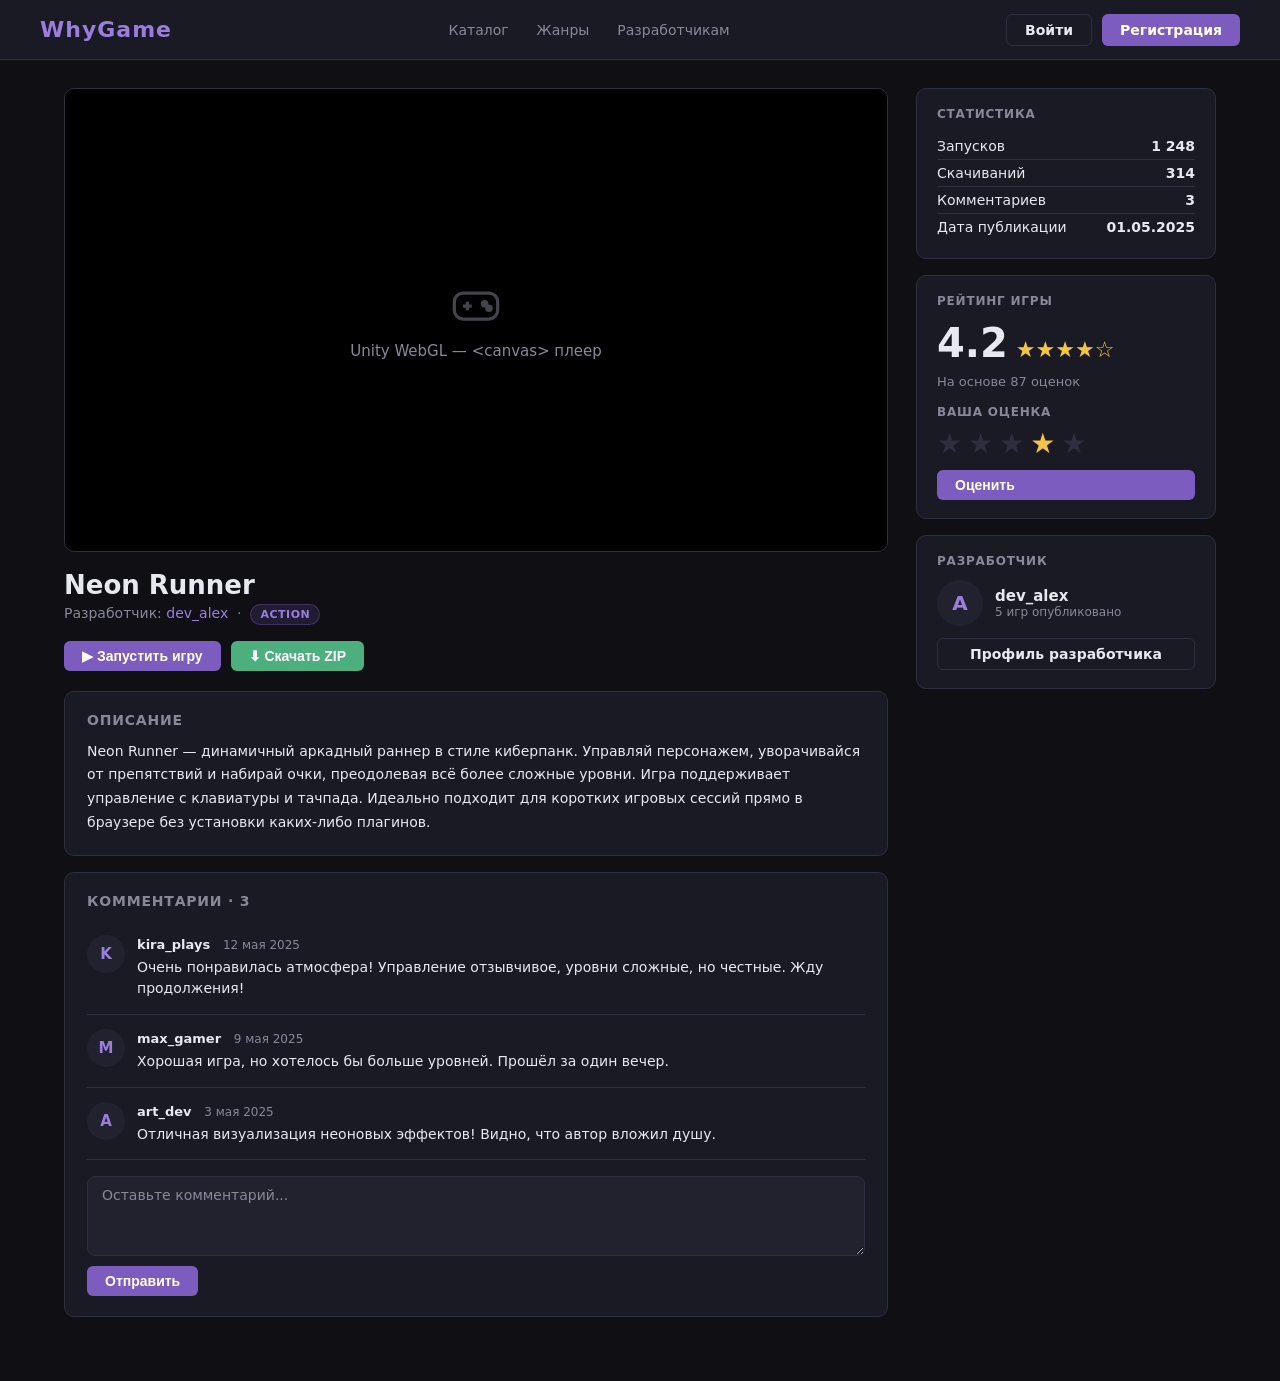
<file: DesignTempl/mockup_game.html>
<!DOCTYPE html>
<html lang="ru">
<head>
  <meta charset="UTF-8" />
  <meta name="viewport" content="width=device-width, initial-scale=1.0" />
  <title>WhyGame — Neon Runner</title>
  <link rel="stylesheet" href="style.css" />
</head>
<body>

  <!-- NAVBAR -->
  <nav class="navbar">
    <a class="navbar__logo" href="#">WhyGame</a>

    <ul class="navbar__links">
      <li><a href="#">Каталог</a></li>
      <li><a href="#">Жанры</a></li>
      <li><a href="#">Разработчикам</a></li>
    </ul>

    <div class="navbar__actions">
      <a class="btn btn--ghost" href="#">Войти</a>
      <a class="btn btn--primary" href="#">Регистрация</a>
    </div>
  </nav>

  <!-- MAIN -->
  <main class="container">
    <div class="game-layout">

      <!-- LEFT COLUMN -->
      <div>

        <!-- PLAYER -->
        <div class="player-wrap">
          <div class="player-label">
            <!-- game controller icon -->
            <svg viewBox="0 0 24 24" fill="none" stroke="currentColor" stroke-width="1.5">
              <rect x="2" y="6" width="20" height="12" rx="4"/>
              <path d="M8 10v4M6 12h4"/>
              <circle cx="16" cy="11" r="1" fill="currentColor"/>
              <circle cx="18" cy="13" r="1" fill="currentColor"/>
            </svg>
            Unity WebGL — &lt;canvas&gt; плеер
          </div>
        </div>

        <!-- TITLE -->
        <h1 class="game-title">Neon Runner</h1>
        <p class="game-dev">
          Разработчик: <a href="#">dev_alex</a>
          &nbsp;·&nbsp;
          <span class="badge badge--genre">Action</span>
        </p>

        <!-- ACTION BUTTONS -->
        <div style="display:flex; gap:10px; margin-bottom:20px; flex-wrap:wrap;">
          <button class="btn btn--primary">▶ Запустить игру</button>
          <button class="btn btn--green">⬇ Скачать ZIP</button>
        </div>

        <!-- DESCRIPTION -->
        <div class="section-block">
          <div class="section-block__title">Описание</div>
          <p class="desc-text">
            Neon Runner — динамичный аркадный раннер в стиле киберпанк. Управляй персонажем,
            уворачивайся от препятствий и набирай очки, преодолевая всё более сложные уровни.
            Игра поддерживает управление с клавиатуры и тачпада. Идеально подходит для
            коротких игровых сессий прямо в браузере без установки каких-либо плагинов.
          </p>
        </div>

        <!-- COMMENTS -->
        <div class="section-block">
          <div class="section-block__title">Комментарии · 3</div>

          <!-- Comment 1 -->
          <div class="comment">
            <div class="comment__avatar">K</div>
            <div>
              <span class="comment__author">kira_plays</span>
              <span class="comment__date">12 мая 2025</span>
              <p class="comment__body">
                Очень понравилась атмосфера! Управление отзывчивое, уровни сложные, но честные.
                Жду продолжения!
              </p>
            </div>
          </div>

          <!-- Comment 2 -->
          <div class="comment">
            <div class="comment__avatar">M</div>
            <div>
              <span class="comment__author">max_gamer</span>
              <span class="comment__date">9 мая 2025</span>
              <p class="comment__body">
                Хорошая игра, но хотелось бы больше уровней. Прошёл за один вечер.
              </p>
            </div>
          </div>

          <!-- Comment 3 -->
          <div class="comment">
            <div class="comment__avatar">A</div>
            <div>
              <span class="comment__author">art_dev</span>
              <span class="comment__date">3 мая 2025</span>
              <p class="comment__body">
                Отличная визуализация неоновых эффектов! Видно, что автор вложил душу.
              </p>
            </div>
          </div>

          <!-- Add comment -->
          <div class="comment-form">
            <textarea class="textarea" placeholder="Оставьте комментарий..."></textarea>
            <div>
              <button class="btn btn--primary">Отправить</button>
            </div>
          </div>
        </div>

      </div>

      <!-- RIGHT SIDEBAR -->
      <div class="sidebar">

        <!-- STATS -->
        <div class="stat-box">
          <div class="stat-box__title">Статистика</div>
          <div class="stat-row">
            <span>Запусков</span>
            <span class="stat-row__val">1 248</span>
          </div>
          <div class="stat-row">
            <span>Скачиваний</span>
            <span class="stat-row__val">314</span>
          </div>
          <div class="stat-row">
            <span>Комментариев</span>
            <span class="stat-row__val">3</span>
          </div>
          <div class="stat-row">
            <span>Дата публикации</span>
            <span class="stat-row__val">01.05.2025</span>
          </div>
        </div>

        <!-- RATING -->
        <div class="stat-box">
          <div class="stat-box__title">Рейтинг игры</div>
          <div class="rating-big">
            <span class="rating-big__num">4.2</span>
            <span class="rating-big__stars">★★★★☆</span>
          </div>
          <div style="font-size:13px; color:var(--muted); margin-bottom:16px;">
            На основе 87 оценок
          </div>

          <div class="stat-box__title" style="margin-bottom:8px;">Ваша оценка</div>
          <div class="star-form">
            <div class="stars-select" id="starSelect">
              <span data-v="1">★</span>
              <span data-v="2">★</span>
              <span data-v="3">★</span>
              <span data-v="4" class="active">★</span>
              <span data-v="5">★</span>
            </div>
            <div>
              <button class="btn btn--primary" style="width:100%;">Оценить</button>
            </div>
          </div>
        </div>

        <!-- DEVELOPER -->
        <div class="stat-box">
          <div class="stat-box__title">Разработчик</div>
          <div style="display:flex; align-items:center; gap:12px; margin-bottom:12px;">
            <div style="
              width:46px; height:46px; border-radius:50%;
              background:var(--surface2);
              display:flex; align-items:center; justify-content:center;
              font-size:20px; font-weight:700; color:var(--accent-hover);
              flex-shrink:0;">A</div>
            <div>
              <div style="font-weight:700;">dev_alex</div>
              <div style="font-size:12px; color:var(--muted);">5 игр опубликовано</div>
            </div>
          </div>
          <a class="btn btn--ghost" href="#" style="width:100%; justify-content:center;">
            Профиль разработчика
          </a>
        </div>

      </div>
    </div>
  </main>

  <script>
    // Interactive star rating
    const stars = document.querySelectorAll('#starSelect span');
    stars.forEach(s => {
      s.addEventListener('mouseenter', () => {
        const v = +s.dataset.v;
        stars.forEach(x => x.classList.toggle('active', +x.dataset.v <= v));
      });
      s.addEventListener('click', () => {
        const v = +s.dataset.v;
        stars.forEach(x => x.classList.toggle('active', +x.dataset.v <= v));
      });
    });
    document.getElementById('starSelect').addEventListener('mouseleave', () => {
      // keep last clicked state — do nothing on leave
    });
  </script>

</body>
</html>
</file>
<file: DesignTempl/style.css>
*, *::before, *::after { box-sizing: border-box; margin: 0; padding: 0; }

:root {
  --bg: #0f0f14;
  --surface: #1a1a24;
  --surface2: #22222f;
  --border: #2e2e3e;
  --accent: #7c5cbf;
  --accent-hover: #9b7de0;
  --text: #e8e8f0;
  --muted: #888899;
  --star: #f5c542;
  --green: #4caf7d;
  --radius: 10px;
  --font: 'Segoe UI', system-ui, sans-serif;
}

body {
  background: var(--bg);
  color: var(--text);
  font-family: var(--font);
  font-size: 15px;
  min-height: 100vh;
}

/* ─── NAVBAR ─────────────────────────────────── */
.navbar {
  display: flex;
  align-items: center;
  justify-content: space-between;
  padding: 0 40px;
  height: 60px;
  background: var(--surface);
  border-bottom: 1px solid var(--border);
  position: sticky;
  top: 0;
  z-index: 100;
}

.navbar__logo {
  font-size: 22px;
  font-weight: 700;
  color: var(--accent-hover);
  letter-spacing: 1px;
  text-decoration: none;
}

.navbar__links {
  display: flex;
  gap: 28px;
  list-style: none;
}

.navbar__links a {
  color: var(--muted);
  text-decoration: none;
  font-size: 14px;
  transition: color .2s;
}

.navbar__links a:hover { color: var(--text); }

.navbar__actions { display: flex; gap: 10px; }

.btn {
  padding: 7px 18px;
  border-radius: 6px;
  font-size: 14px;
  font-weight: 600;
  cursor: pointer;
  border: none;
  transition: background .2s, color .2s;
  text-decoration: none;
  display: inline-flex;
  align-items: center;
  gap: 6px;
}

.btn--ghost {
  background: transparent;
  border: 1px solid var(--border);
  color: var(--text);
}
.btn--ghost:hover { border-color: var(--accent); color: var(--accent-hover); }

.btn--primary {
  background: var(--accent);
  color: #fff;
}
.btn--primary:hover { background: var(--accent-hover); }

.btn--green {
  background: var(--green);
  color: #fff;
}
.btn--green:hover { background: #3da06a; }

/* ─── CONTAINER ──────────────────────────────── */
.container {
  max-width: 1200px;
  margin: 0 auto;
  padding: 0 24px;
}

/* ─── FILTERS BAR ────────────────────────────── */
.filters {
  display: flex;
  align-items: center;
  gap: 12px;
  padding: 24px 0 20px;
  flex-wrap: wrap;
}

.search-input {
  flex: 1;
  min-width: 220px;
  max-width: 420px;
  padding: 9px 14px;
  background: var(--surface2);
  border: 1px solid var(--border);
  border-radius: 8px;
  color: var(--text);
  font-size: 14px;
  outline: none;
}
.search-input::placeholder { color: var(--muted); }
.search-input:focus { border-color: var(--accent); }

.select {
  padding: 9px 14px;
  background: var(--surface2);
  border: 1px solid var(--border);
  border-radius: 8px;
  color: var(--text);
  font-size: 14px;
  cursor: pointer;
  outline: none;
  appearance: none;
  min-width: 140px;
}
.select:focus { border-color: var(--accent); }

.filters__label {
  color: var(--muted);
  font-size: 13px;
  white-space: nowrap;
}

/* ─── SECTION TITLE ──────────────────────────── */
.section-title {
  font-size: 18px;
  font-weight: 700;
  color: var(--text);
  margin-bottom: 16px;
  padding-bottom: 10px;
  border-bottom: 1px solid var(--border);
}

/* ─── GAME GRID ──────────────────────────────── */
.game-grid {
  display: grid;
  grid-template-columns: repeat(auto-fill, minmax(220px, 1fr));
  gap: 20px;
  padding-bottom: 48px;
}

/* ─── GAME CARD ──────────────────────────────── */
.card {
  background: var(--surface);
  border: 1px solid var(--border);
  border-radius: var(--radius);
  overflow: hidden;
  transition: transform .2s, border-color .2s;
  cursor: pointer;
}
.card:hover { transform: translateY(-4px); border-color: var(--accent); }

.card__cover {
  width: 100%;
  aspect-ratio: 16/10;
  object-fit: cover;
  display: block;
  background: var(--surface2);
}

.card__cover-placeholder {
  width: 100%;
  aspect-ratio: 16/10;
  background: linear-gradient(135deg, #1e1e2e 0%, #2a1f4e 100%);
  display: flex;
  align-items: center;
  justify-content: center;
  font-size: 36px;
  color: var(--accent);
}

.card__body { padding: 12px 14px 14px; }

.card__genre {
  font-size: 11px;
  font-weight: 600;
  text-transform: uppercase;
  letter-spacing: .8px;
  color: var(--accent-hover);
  margin-bottom: 4px;
}

.card__title {
  font-size: 15px;
  font-weight: 700;
  color: var(--text);
  margin-bottom: 8px;
  white-space: nowrap;
  overflow: hidden;
  text-overflow: ellipsis;
}

.card__meta {
  display: flex;
  align-items: center;
  justify-content: space-between;
  font-size: 13px;
  color: var(--muted);
}

.stars { color: var(--star); letter-spacing: 1px; }
.plays { font-size: 12px; }

/* ─── GAME PAGE ──────────────────────────────── */
.game-layout {
  display: grid;
  grid-template-columns: 1fr 300px;
  gap: 28px;
  padding: 28px 0 48px;
}

@media (max-width: 900px) {
  .game-layout { grid-template-columns: 1fr; }
}

/* player */
.player-wrap {
  background: #000;
  border-radius: var(--radius);
  overflow: hidden;
  aspect-ratio: 16/9;
  display: flex;
  align-items: center;
  justify-content: center;
  font-size: 15px;
  color: var(--muted);
  border: 1px solid var(--border);
  position: relative;
}

.player-label {
  display: flex;
  flex-direction: column;
  align-items: center;
  gap: 10px;
  color: var(--muted);
}

.player-label svg { width: 52px; height: 52px; opacity: .5; }

.game-title {
  font-size: 26px;
  font-weight: 800;
  color: var(--text);
  margin: 18px 0 4px;
}

.game-dev {
  font-size: 14px;
  color: var(--muted);
  margin-bottom: 16px;
}
.game-dev a { color: var(--accent-hover); text-decoration: none; }

/* sidebar */
.sidebar { display: flex; flex-direction: column; gap: 16px; }

.stat-box {
  background: var(--surface);
  border: 1px solid var(--border);
  border-radius: var(--radius);
  padding: 18px 20px;
}

.stat-box__title {
  font-size: 12px;
  font-weight: 600;
  text-transform: uppercase;
  letter-spacing: .8px;
  color: var(--muted);
  margin-bottom: 12px;
}

.stat-row {
  display: flex;
  justify-content: space-between;
  align-items: center;
  font-size: 14px;
  padding: 5px 0;
  border-bottom: 1px solid var(--border);
}
.stat-row:last-child { border-bottom: none; }
.stat-row__val { font-weight: 700; color: var(--text); }

.rating-big {
  display: flex;
  align-items: baseline;
  gap: 8px;
  margin-bottom: 8px;
}
.rating-big__num { font-size: 40px; font-weight: 800; color: var(--text); }
.rating-big__stars { font-size: 22px; color: var(--star); }
.rating-big__count { font-size: 13px; color: var(--muted); }

.star-form { display: flex; flex-direction: column; gap: 10px; }

.stars-select {
  display: flex;
  gap: 6px;
}
.stars-select span {
  font-size: 28px;
  cursor: pointer;
  color: var(--border);
  transition: color .15s;
  user-select: none;
}
.stars-select span.active { color: var(--star); }
.stars-select span:hover { color: var(--star); }

/* desc */
.section-block {
  background: var(--surface);
  border: 1px solid var(--border);
  border-radius: var(--radius);
  padding: 20px 22px;
  margin-bottom: 16px;
}

.section-block__title {
  font-size: 14px;
  font-weight: 700;
  text-transform: uppercase;
  letter-spacing: .8px;
  color: var(--muted);
  margin-bottom: 12px;
}

.desc-text {
  font-size: 14px;
  line-height: 1.7;
  color: var(--text);
}

/* comments */
.comment {
  display: flex;
  gap: 12px;
  padding: 14px 0;
  border-bottom: 1px solid var(--border);
}
.comment:last-child { border-bottom: none; }

.comment__avatar {
  width: 38px;
  height: 38px;
  border-radius: 50%;
  background: var(--surface2);
  display: flex;
  align-items: center;
  justify-content: center;
  font-weight: 700;
  font-size: 15px;
  color: var(--accent-hover);
  flex-shrink: 0;
}

.comment__author { font-size: 13px; font-weight: 700; color: var(--text); }
.comment__date   { font-size: 12px; color: var(--muted); margin-left: 8px; }
.comment__body   { font-size: 14px; color: var(--text); margin-top: 4px; line-height: 1.55; }

.comment-form { display: flex; flex-direction: column; gap: 10px; margin-top: 16px; }

.textarea {
  width: 100%;
  padding: 10px 14px;
  background: var(--surface2);
  border: 1px solid var(--border);
  border-radius: 8px;
  color: var(--text);
  font-size: 14px;
  resize: vertical;
  min-height: 80px;
  outline: none;
  font-family: var(--font);
}
.textarea:focus { border-color: var(--accent); }
.textarea::placeholder { color: var(--muted); }

/* badge */
.badge {
  display: inline-block;
  padding: 3px 9px;
  border-radius: 20px;
  font-size: 11px;
  font-weight: 700;
  text-transform: uppercase;
  letter-spacing: .5px;
}
.badge--genre {
  background: rgba(124, 92, 191, .18);
  color: var(--accent-hover);
  border: 1px solid rgba(124, 92, 191, .35);
}
</file>
